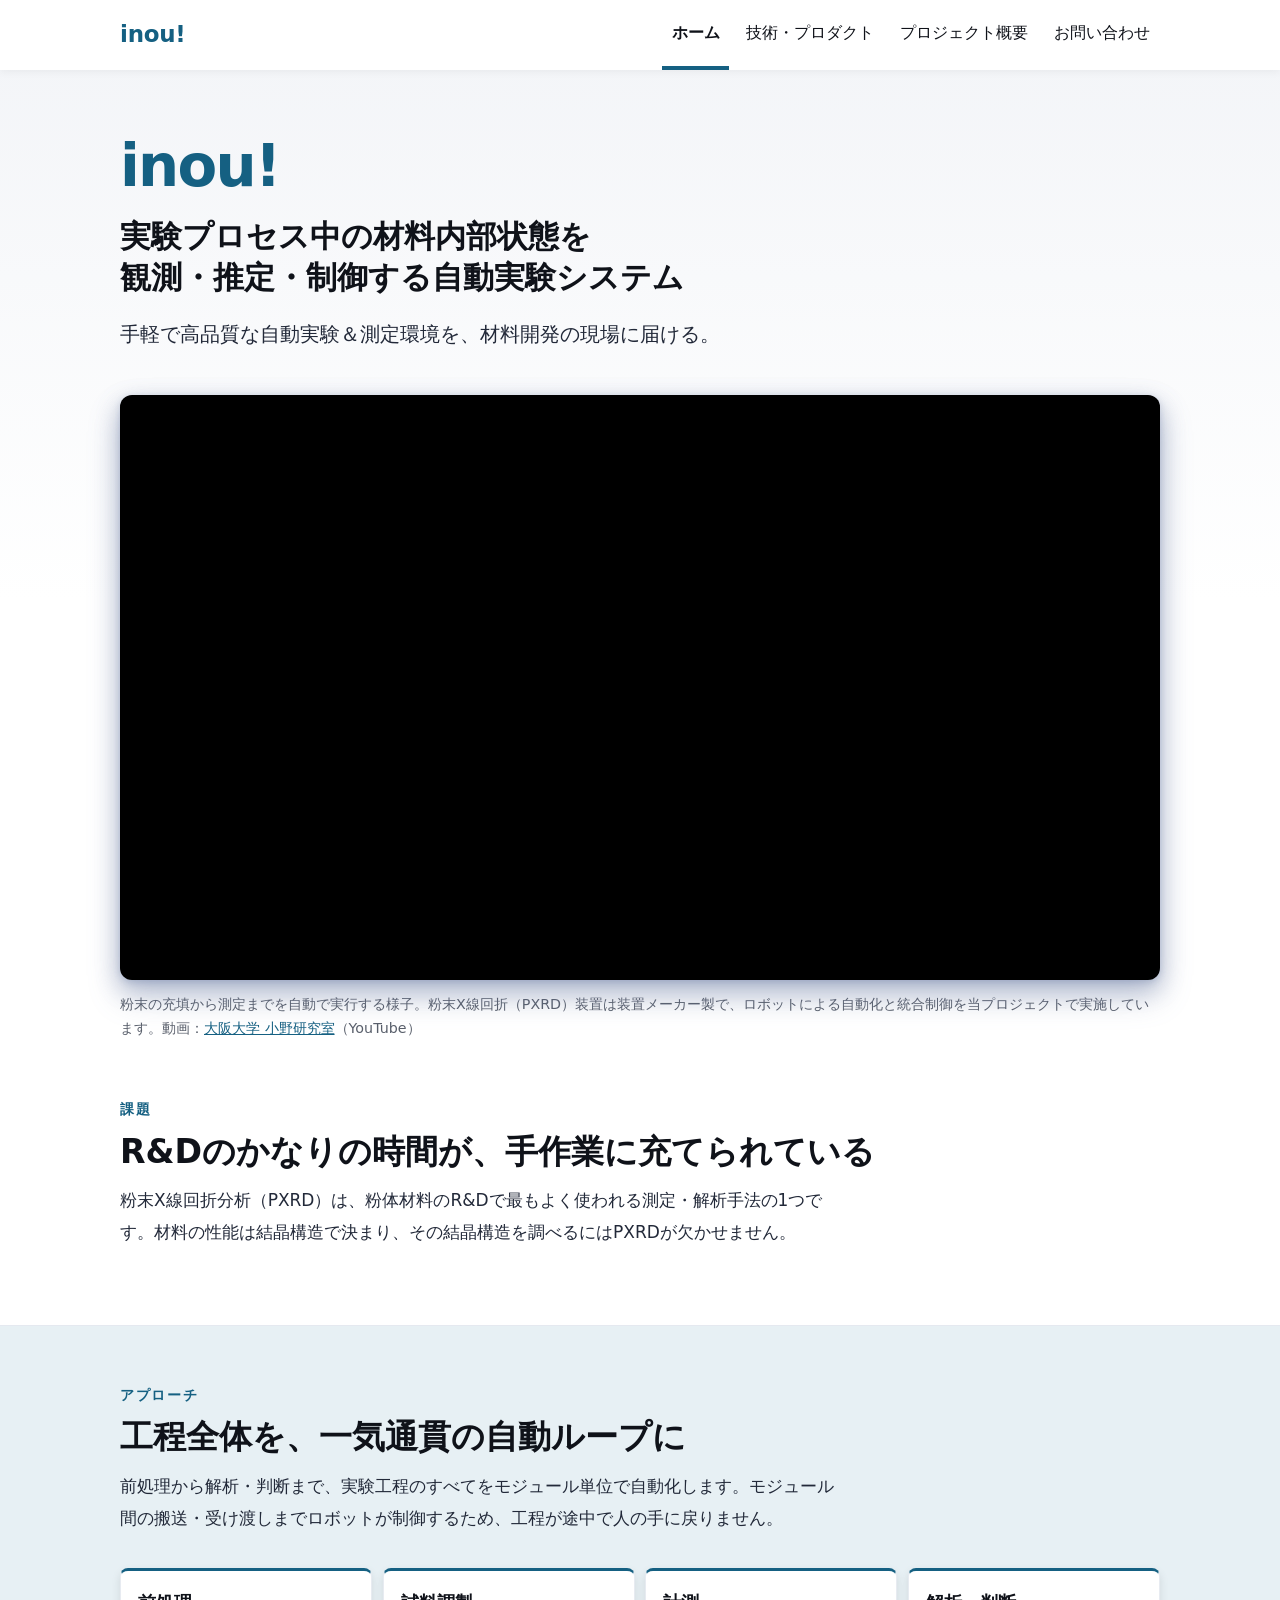
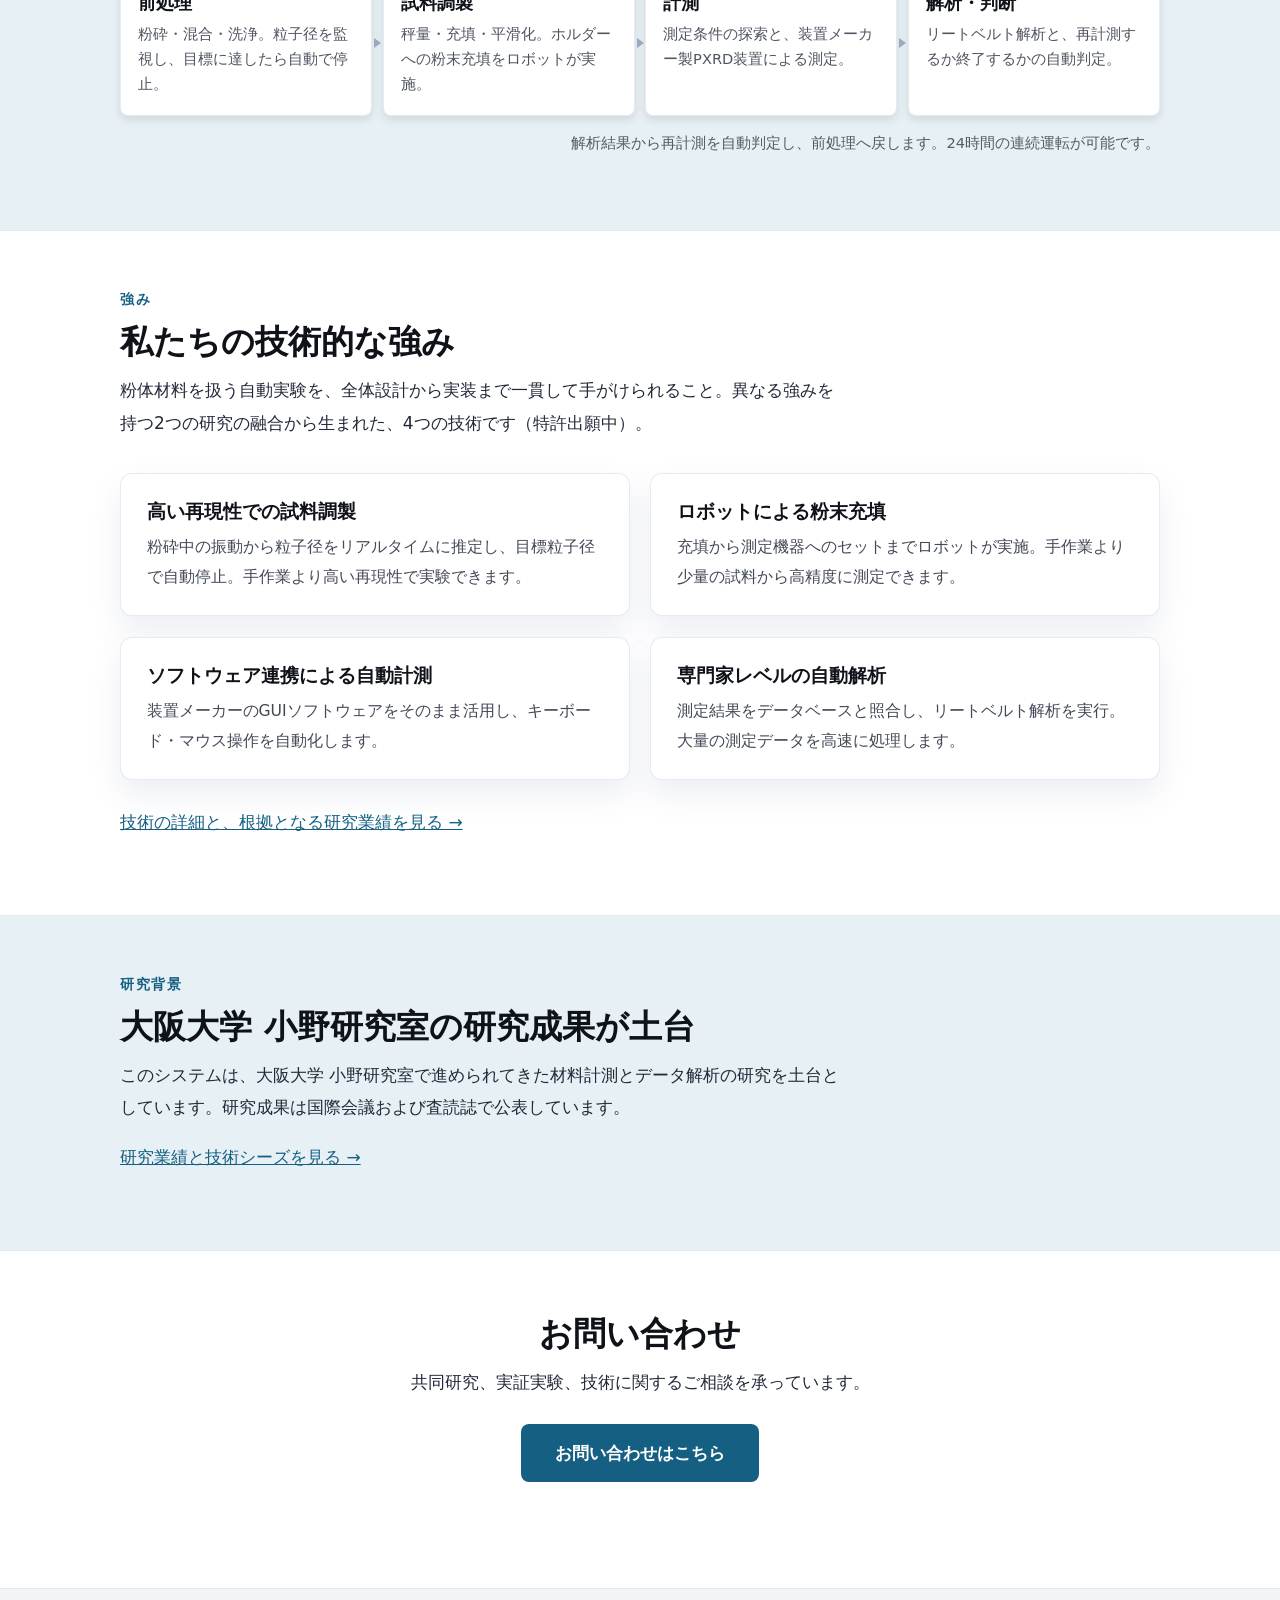
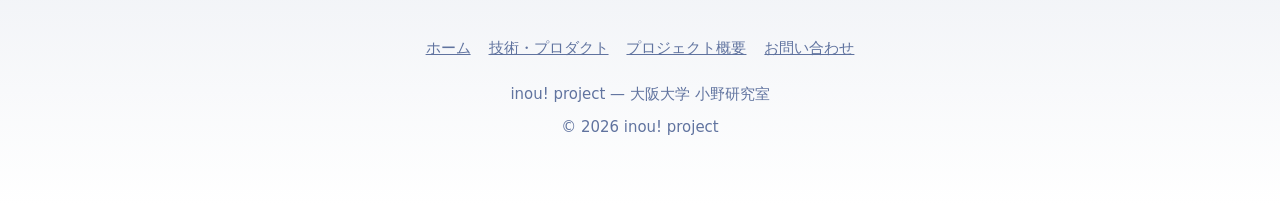
<file: index.html>
<!doctype html>
<html lang="ja">
	<head>
		<meta charset="utf-8" />
		<meta name="viewport" content="width=device-width, initial-scale=1" />
		<title>inou! — 材料開発のための自動実験システム</title>
		<meta
			name="description"
			content="実験プロセス中の材料内部状態を観測・推定・制御する自動実験システム。粉末X線回折分析（PXRD）の前処理から解析・判断までを一気通貫で自動化します。"
		/>
		<link rel="icon" href="/assets/favicon.svg" type="image/svg+xml" />
		<link rel="stylesheet" href="/assets/style.css" />
		<meta property="og:type" content="website" />
		<meta property="og:title" content="inou! — 材料開発のための自動実験システム" />
		<meta
			property="og:description"
			content="実験プロセス中の材料内部状態を観測・推定・制御する自動実験システム。"
		/>
		<meta property="og:url" content="https://inou-labs.github.io/" />
		<meta property="og:image" content="https://inou-labs.github.io/assets/img/hero.jpg" />
	</head>
	<body>
		<a class="skip-link" href="#main">本文へスキップ</a>

		<header class="site-header">
			<nav aria-label="メインナビゲーション">
				<p class="brand"><a href="/">inou!</a></p>
				<div class="nav-links">
					<a href="/" aria-current="page">ホーム</a>
					<a href="/technology.html">技術・プロダクト</a>
					<a href="/about.html">プロジェクト概要</a>
					<a href="/contact.html">お問い合わせ</a>
				</div>
			</nav>
		</header>

		<main id="main">
			<section class="hero">
				<div class="wrap-wide">
					<p class="logotype">inou!</p>
					<h1>実験プロセス中の材料内部状態を<br />観測・推定・制御する自動実験システム</h1>
					<p class="lead">
						手軽で高品質な自動実験＆測定環境を、材料開発の現場に届ける。
					</p>
				</div>
				<div class="wrap-wide hero-figure">
					<figure>
						<div class="video">
							<iframe
								src="https://www.youtube-nocookie.com/embed/udCIev6Gc4U"
								title="Autonomous robotic experimentation system for powder X-ray diffraction"
								loading="lazy"
								referrerpolicy="strict-origin-when-cross-origin"
								allow="clipboard-write; encrypted-media; picture-in-picture; web-share"
								allowfullscreen
							></iframe>
						</div>
						<figcaption>
							粉末の充填から測定までを自動で実行する様子。粉末X線回折（PXRD）装置は装置メーカー製で、ロボットによる自動化と統合制御を当プロジェクトで実施しています。動画：<a
								href="https://www.youtube.com/@onolab_osaka"
								target="_blank"
								rel="noopener noreferrer"
								>大阪大学 小野研究室</a
							>（YouTube）
						</figcaption>
					</figure>
				</div>
			</section>

			<section>
				<div class="wrap-wide">
					<span class="eyebrow">課題</span>
					<h2>R&amp;Dのかなりの時間が、手作業に充てられている</h2>
					<p>
						粉末X線回折分析（PXRD）は、粉体材料のR&amp;Dで最もよく使われる測定・解析手法の1つです。材料の性能は結晶構造で決まり、その結晶構造を調べるにはPXRDが欠かせません。
					</p>
				</div>
			</section>

			<section class="band">
				<div class="wrap-wide">
					<span class="eyebrow">アプローチ</span>
					<h2>工程全体を、一気通貫の自動ループに</h2>
					<p>
						前処理から解析・判断まで、実験工程のすべてをモジュール単位で自動化します。モジュール間の搬送・受け渡しまでロボットが制御するため、工程が途中で人の手に戻りません。
					</p>
					<ol class="flow">
						<li>
							<h3>前処理</h3>
							<p>粉砕・混合・洗浄。粒子径を監視し、目標に達したら自動で停止。</p>
						</li>
						<li>
							<h3>試料調製</h3>
							<p>秤量・充填・平滑化。ホルダーへの粉末充填をロボットが実施。</p>
						</li>
						<li>
							<h3>計測</h3>
							<p>測定条件の探索と、装置メーカー製PXRD装置による測定。</p>
						</li>
						<li>
							<h3>解析・判断</h3>
							<p>リートベルト解析と、再計測するか終了するかの自動判定。</p>
						</li>
					</ol>
					<p class="flow-loop note">
						解析結果から再計測を自動判定し、前処理へ戻します。24時間の連続運転が可能です。
					</p>
				</div>
			</section>

			<section>
				<div class="wrap-wide">
					<span class="eyebrow">強み</span>
					<h2>私たちの技術的な強み</h2>
					<p>
						粉体材料を扱う自動実験を、全体設計から実装まで一貫して手がけられること。異なる強みを持つ2つの研究の融合から生まれた、4つの技術です（特許出願中）。
					</p>
					<ul class="cards">
						<li>
							<h3>高い再現性での試料調製</h3>
							<p>
								粉砕中の振動から粒子径をリアルタイムに推定し、目標粒子径で自動停止。手作業より高い再現性で実験できます。
							</p>
						</li>
						<li>
							<h3>ロボットによる粉末充填</h3>
							<p>
								充填から測定機器へのセットまでロボットが実施。手作業より少量の試料から高精度に測定できます。
							</p>
						</li>
						<li>
							<h3>ソフトウェア連携による自動計測</h3>
							<p>
								装置メーカーのGUIソフトウェアをそのまま活用し、キーボード・マウス操作を自動化します。
							</p>
						</li>
						<li>
							<h3>専門家レベルの自動解析</h3>
							<p>
								測定結果をデータベースと照合し、リートベルト解析を実行。大量の測定データを高速に処理します。
							</p>
						</li>
					</ul>
					<p style="margin-top: 1.5em">
						<a href="/technology.html">技術の詳細と、根拠となる研究業績を見る →</a>
					</p>
				</div>
			</section>

			<section class="band">
				<div class="wrap-wide">
					<span class="eyebrow">研究背景</span>
					<h2>大阪大学 小野研究室の研究成果が土台</h2>
					<p>
						このシステムは、大阪大学 小野研究室で進められてきた材料計測とデータ解析の研究を土台としています。研究成果は国際会議および査読誌で公表しています。
					</p>
					<p>
						<a href="/technology.html">研究業績と技術シーズを見る →</a>
					</p>
				</div>
			</section>

			<section class="cta">
				<div class="wrap-wide">
					<h2>お問い合わせ</h2>
					<p>共同研究、実証実験、技術に関するご相談を承っています。</p>
					<p><a class="button" href="/contact.html">お問い合わせはこちら</a></p>
				</div>
			</section>
		</main>

		<footer class="site-footer">
			<nav aria-label="フッターナビゲーション">
				<a href="/">ホーム</a>
				<a href="/technology.html">技術・プロダクト</a>
				<a href="/about.html">プロジェクト概要</a>
				<a href="/contact.html">お問い合わせ</a>
			</nav>
			<p>inou! project — 大阪大学 小野研究室</p>
			<p>&copy; 2026 inou! project</p>
		</footer>
	</body>
</html>
</file>
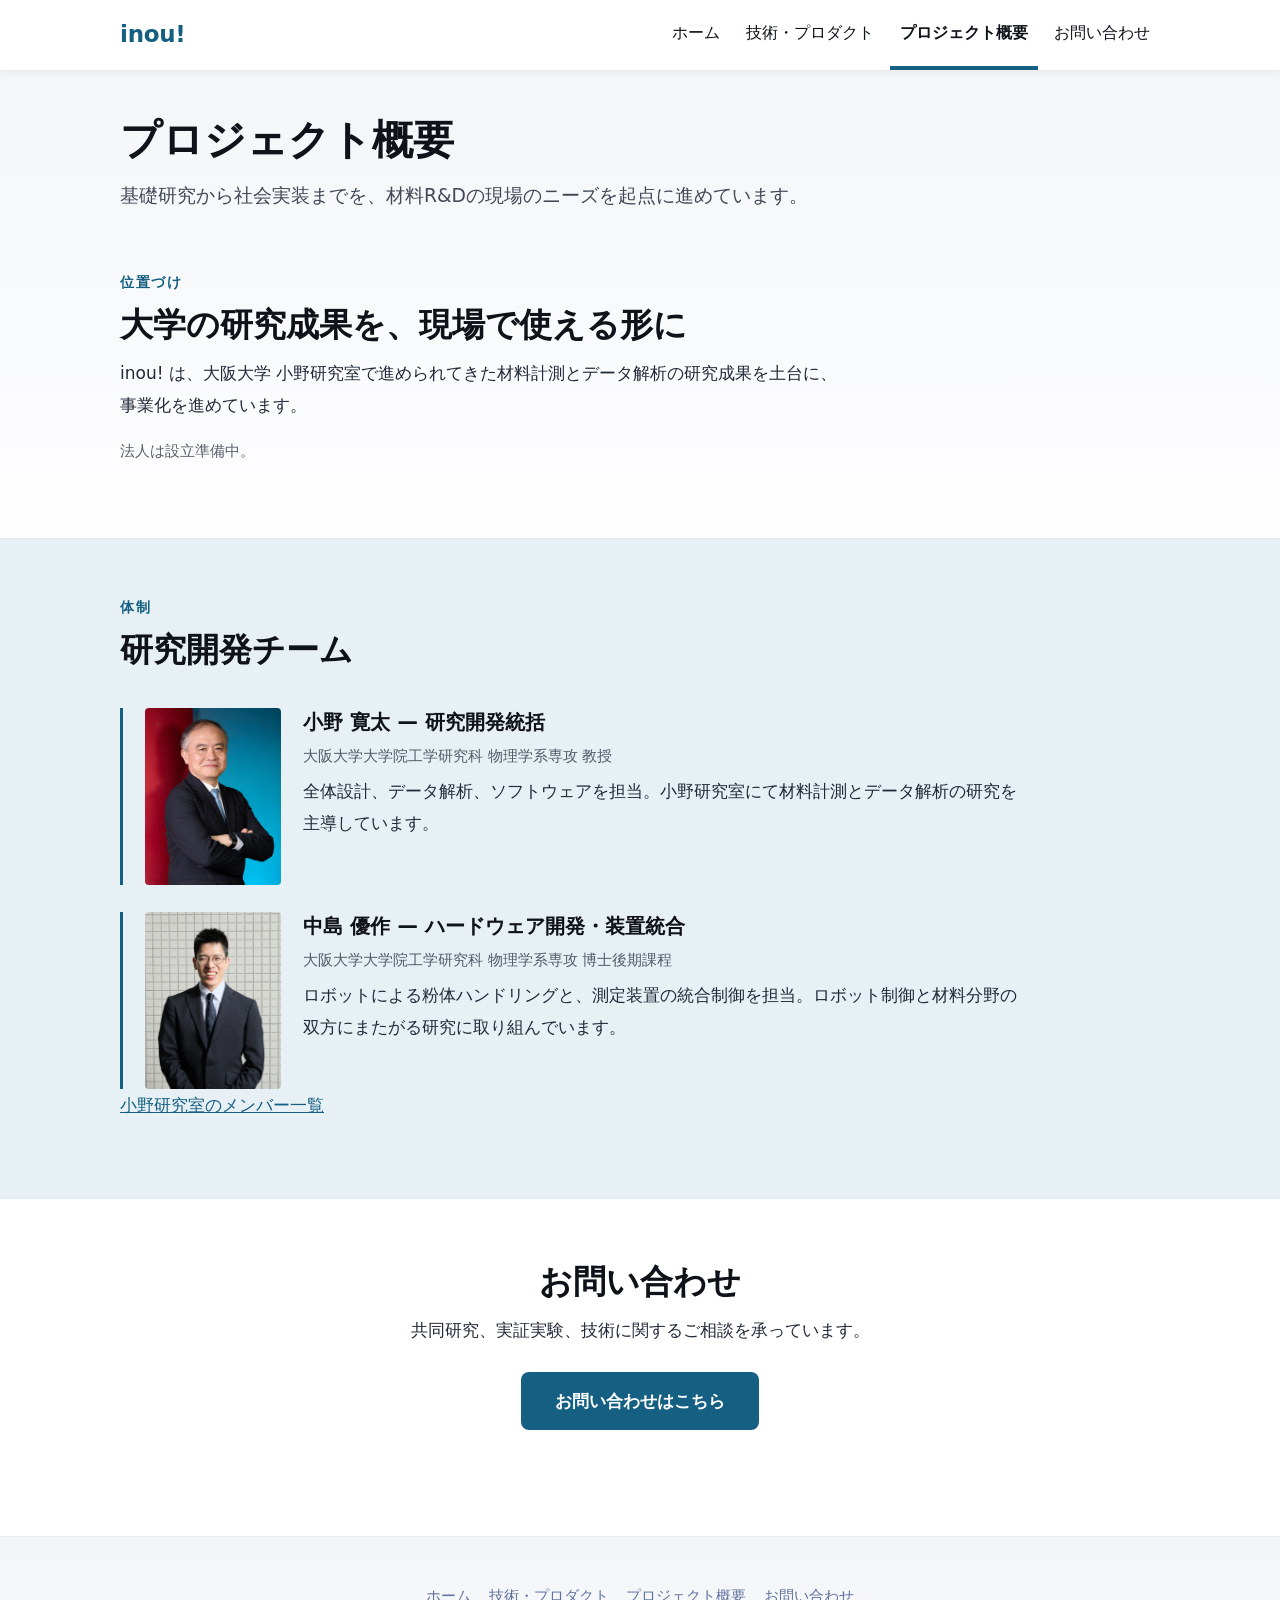
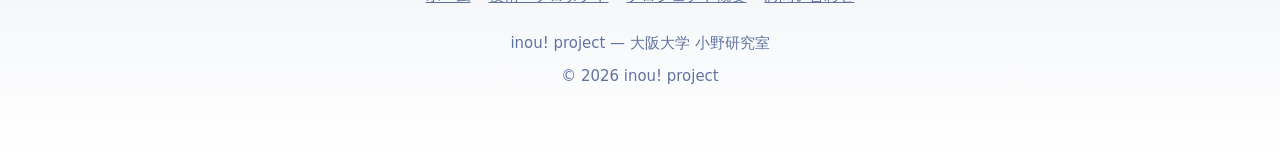
<file: about.html>
<!doctype html>
<html lang="ja">
	<head>
		<meta charset="utf-8" />
		<meta name="viewport" content="width=device-width, initial-scale=1" />
		<title>プロジェクト概要・お問い合わせ — inou!</title>
		<meta
			name="description"
			content="inou! は、大阪大学 小野研究室の研究成果を土台に、大阪大学 共創機構の支援を受けて社会実装を進める自動実験システムのプロジェクトです。"
		/>
		<link rel="icon" href="/assets/favicon.svg" type="image/svg+xml" />
		<link rel="stylesheet" href="/assets/style.css" />
		<meta property="og:type" content="website" />
		<meta property="og:title" content="プロジェクト概要・お問い合わせ — inou!" />
		<meta property="og:url" content="https://inou-labs.github.io/about.html" />
		<meta property="og:image" content="https://inou-labs.github.io/assets/img/hero.jpg" />
	</head>
	<body>
		<a class="skip-link" href="#main">本文へスキップ</a>

		<header class="site-header">
			<nav aria-label="メインナビゲーション">
				<p class="brand"><a href="/">inou!</a></p>
				<div class="nav-links">
					<a href="/">ホーム</a>
					<a href="/technology.html">技術・プロダクト</a>
					<a href="/about.html" aria-current="page">プロジェクト概要</a>
					<a href="/contact.html">お問い合わせ</a>
				</div>
			</nav>
		</header>

		<main id="main">
			<div class="wrap-wide page-title">
				<h1>プロジェクト概要</h1>
				<p class="lead">
					基礎研究から社会実装までを、材料R&amp;Dの現場のニーズを起点に進めています。
				</p>
			</div>

			<section>
				<div class="wrap-wide">
					<span class="eyebrow">位置づけ</span>
					<h2>大学の研究成果を、現場で使える形に</h2>
					<p>
						inou! は、大阪大学 小野研究室で進められてきた材料計測とデータ解析の研究成果を土台に、事業化を進めています。
					</p>
					<p class="note">法人は設立準備中。</p>
				</div>
			</section>

			<section class="band">
				<div class="wrap-wide">
					<span class="eyebrow">体制</span>
					<h2>研究開発チーム</h2>
					<div class="stack team">
						<article>
							<img src="/assets/img/team/ono.jpg" alt="小野 寛太" width="300" height="480" loading="lazy" />
							<div>
							<h3>小野 寛太 — 研究開発統括</h3>
							<p class="note" style="margin-bottom: 0.4em">
								大阪大学大学院工学研究科 物理学系専攻 教授
							</p>
							<p>
								全体設計、データ解析、ソフトウェアを担当。小野研究室にて材料計測とデータ解析の研究を主導しています。
							</p>
							</div>
						</article>
						<article>
							<img src="/assets/img/team/nakajima.jpg" alt="中島 優作" width="320" height="371" loading="lazy" />
							<div>
							<h3>中島 優作 — ハードウェア開発・装置統合</h3>
							<p class="note" style="margin-bottom: 0.4em">
								大阪大学大学院工学研究科 物理学系専攻 博士後期課程
							</p>
							<p>
								ロボットによる粉体ハンドリングと、測定装置の統合制御を担当。ロボット制御と材料分野の双方にまたがる研究に取り組んでいます。
							</p>
							</div>
						</article>
					</div>
					<p>
						<a
							href="https://nano-ap.eng.osaka-u.ac.jp/member/"
							target="_blank"
							rel="noopener noreferrer"
							>小野研究室のメンバー一覧</a
						>
					</p>
				</div>
			</section>

			<section class="cta">
				<div class="wrap-wide">
					<h2>お問い合わせ</h2>
					<p>共同研究、実証実験、技術に関するご相談を承っています。</p>
					<p><a class="button" href="/contact.html">お問い合わせはこちら</a></p>
				</div>
			</section>
		</main>

		<footer class="site-footer">
			<nav aria-label="フッターナビゲーション">
				<a href="/">ホーム</a>
				<a href="/technology.html">技術・プロダクト</a>
				<a href="/about.html">プロジェクト概要</a>
				<a href="/contact.html">お問い合わせ</a>
			</nav>
			<p>inou! project — 大阪大学 小野研究室</p>
			<p>&copy; 2026 inou! project</p>
		</footer>
	</body>
</html>
</file>
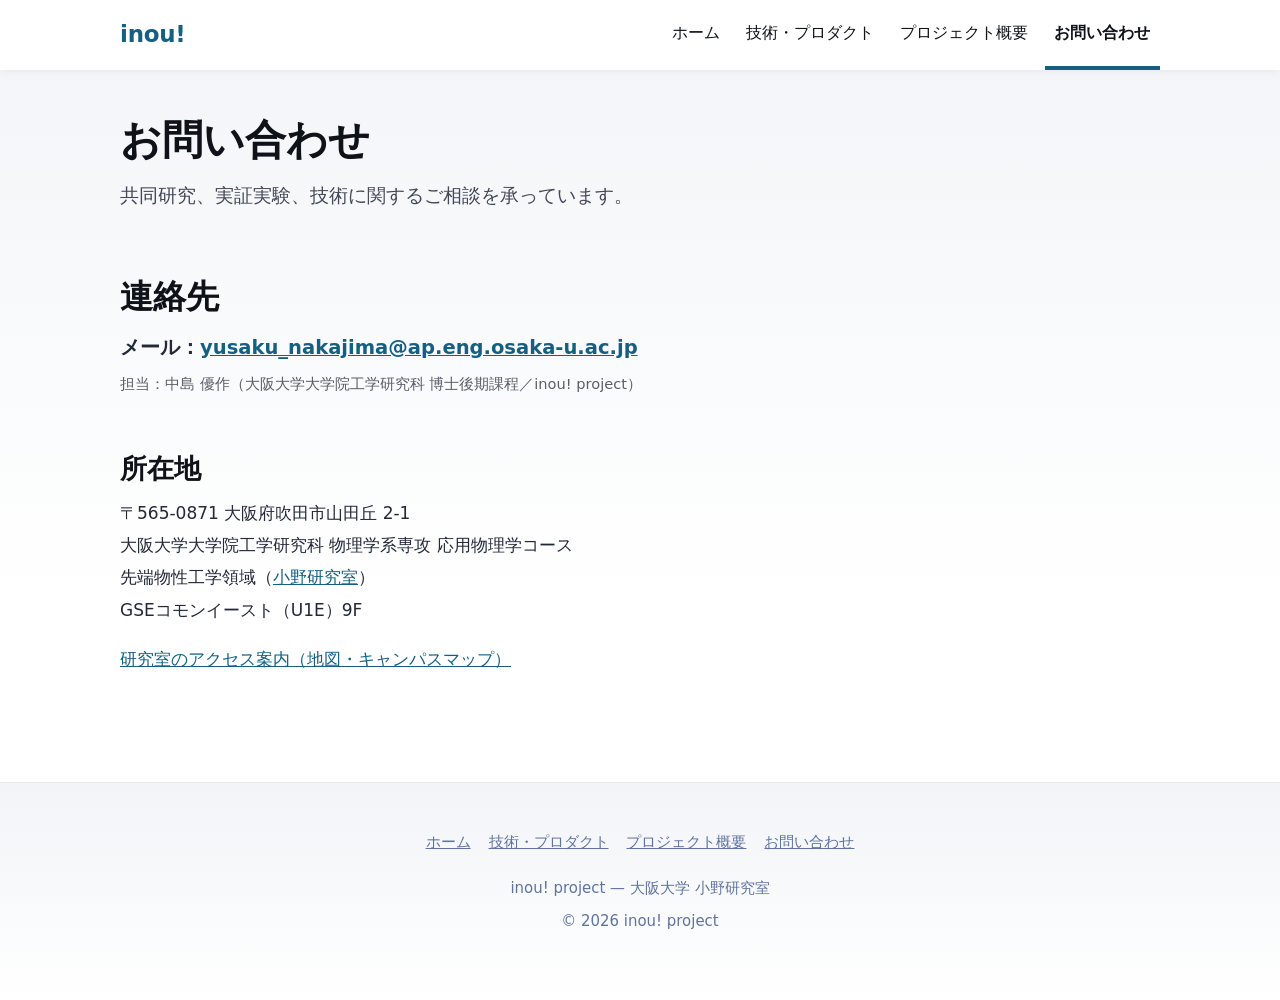
<file: contact.html>
<!doctype html>
<html lang="ja">
	<head>
		<meta charset="utf-8" />
		<meta name="viewport" content="width=device-width, initial-scale=1" />
		<title>お問い合わせ — inou!</title>
		<meta
			name="description"
			content="inou! プロジェクトへのお問い合わせ。共同研究、実証実験、技術に関するご相談を承っています。"
		/>
		<link rel="icon" href="/assets/favicon.svg" type="image/svg+xml" />
		<link rel="stylesheet" href="/assets/style.css" />
		<meta property="og:type" content="website" />
		<meta property="og:title" content="お問い合わせ — inou!" />
		<meta property="og:url" content="https://inou-labs.github.io/contact.html" />
		<meta property="og:image" content="https://inou-labs.github.io/assets/img/hero.jpg" />
	</head>
	<body>
		<a class="skip-link" href="#main">本文へスキップ</a>

		<header class="site-header">
			<nav aria-label="メインナビゲーション">
				<p class="brand"><a href="/">inou!</a></p>
				<div class="nav-links">
					<a href="/">ホーム</a>
					<a href="/technology.html">技術・プロダクト</a>
					<a href="/about.html">プロジェクト概要</a>
					<a href="/contact.html" aria-current="page">お問い合わせ</a>
				</div>
			</nav>
		</header>

		<main id="main">
			<div class="wrap-wide page-title">
				<h1>お問い合わせ</h1>
				<p class="lead">
					共同研究、実証実験、技術に関するご相談を承っています。
				</p>
			</div>

			<section>
				<div class="wrap-wide">
					<h2>連絡先</h2>
					<p class="contact-mail">
						メール：<a href="mailto:yusaku_nakajima@ap.eng.osaka-u.ac.jp">yusaku_nakajima@ap.eng.osaka-u.ac.jp</a>
					</p>
					<p class="note">
						担当：中島 優作（大阪大学大学院工学研究科 博士後期課程／inou! project）
					</p>
					<h3 style="margin-top: 2em">所在地</h3>
					<p>
						〒565-0871 大阪府吹田市山田丘 2-1<br />
						大阪大学大学院工学研究科 物理学系専攻 応用物理学コース<br />
						先端物性工学領域（<a
							href="https://nano-ap.eng.osaka-u.ac.jp/"
							target="_blank"
							rel="noopener noreferrer"
						>小野研究室</a>）<br />
						GSEコモンイースト（U1E）9F
					</p>

					<p>
						<a
							href="https://nano-ap.eng.osaka-u.ac.jp/access/"
							target="_blank"
							rel="noopener noreferrer"
						>研究室のアクセス案内（地図・キャンパスマップ）</a>
					</p>
				</div>
			</section>
		</main>

		<footer class="site-footer">
			<nav aria-label="フッターナビゲーション">
				<a href="/">ホーム</a>
				<a href="/technology.html">技術・プロダクト</a>
				<a href="/about.html">プロジェクト概要</a>
				<a href="/contact.html">お問い合わせ</a>
			</nav>
			<p>inou! project — 大阪大学 小野研究室</p>
			<p>&copy; 2026 inou! project</p>
		</footer>
	</body>
</html>
</file>
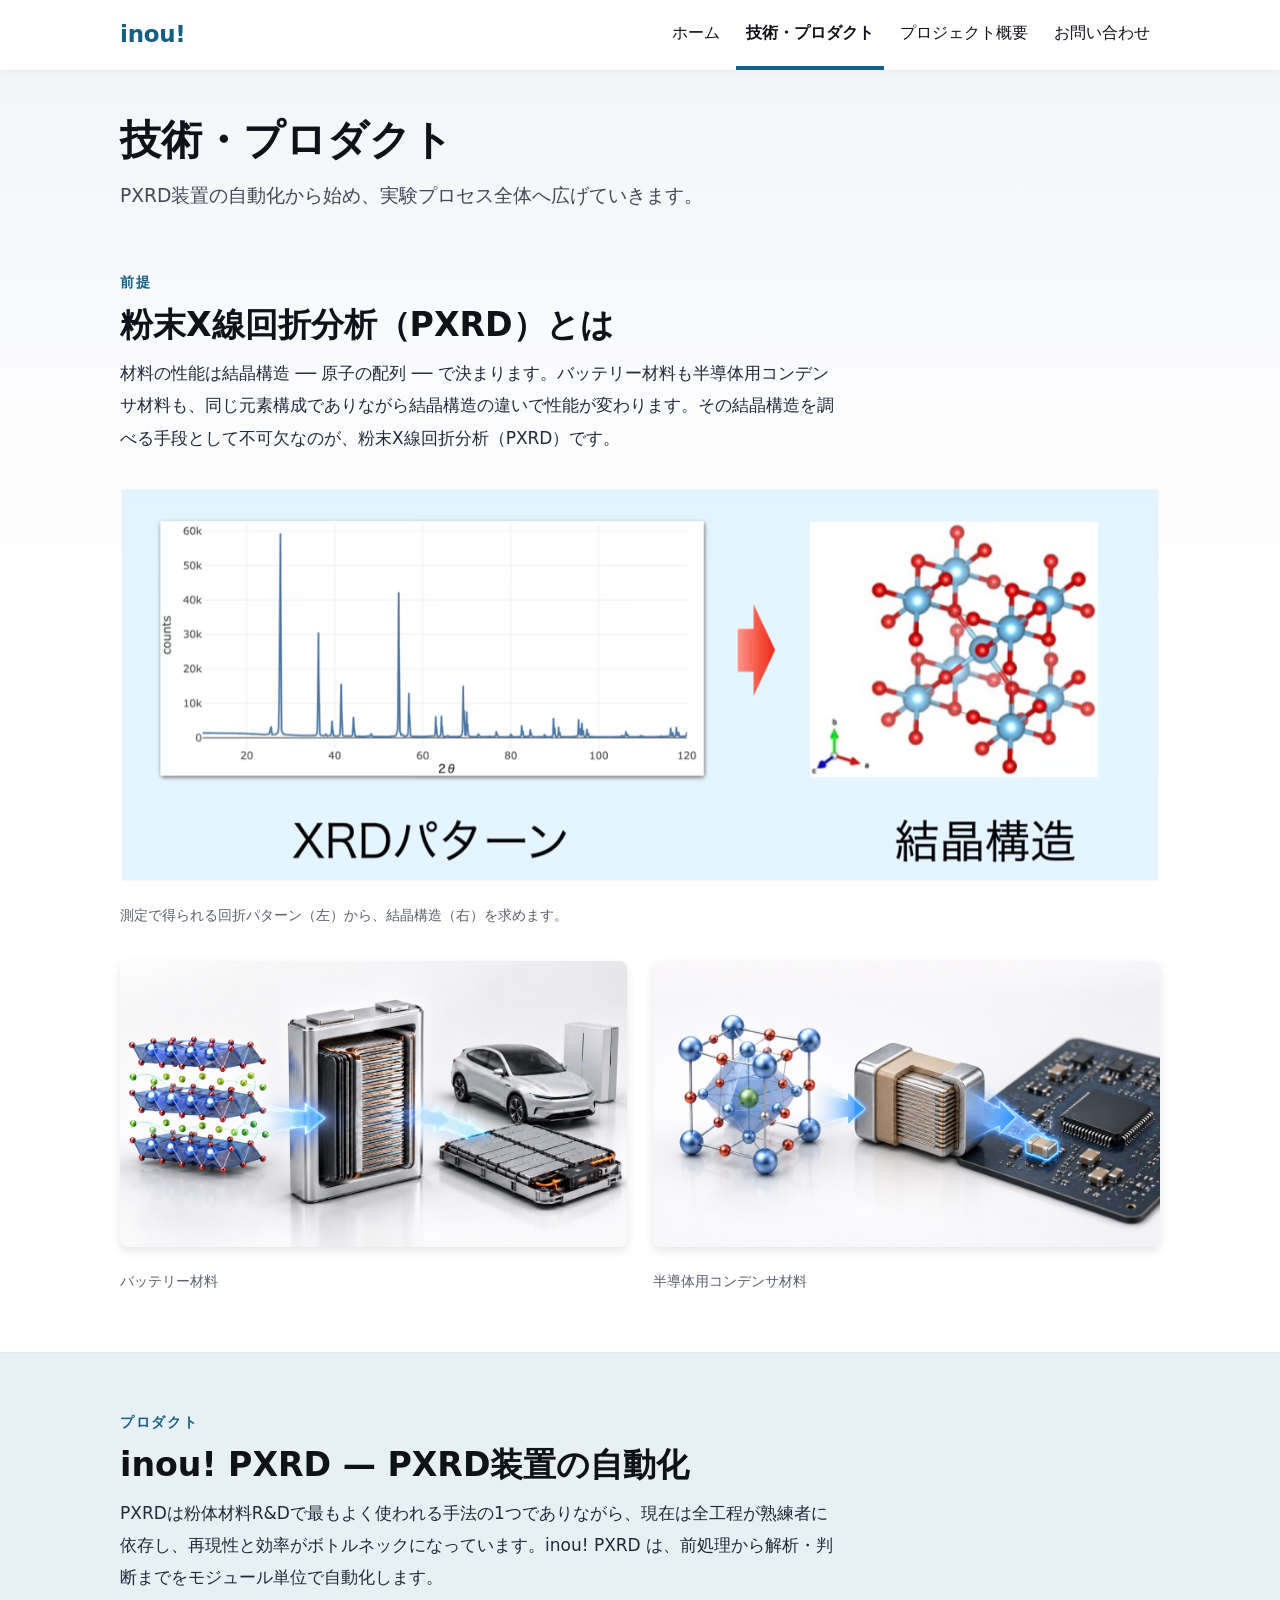
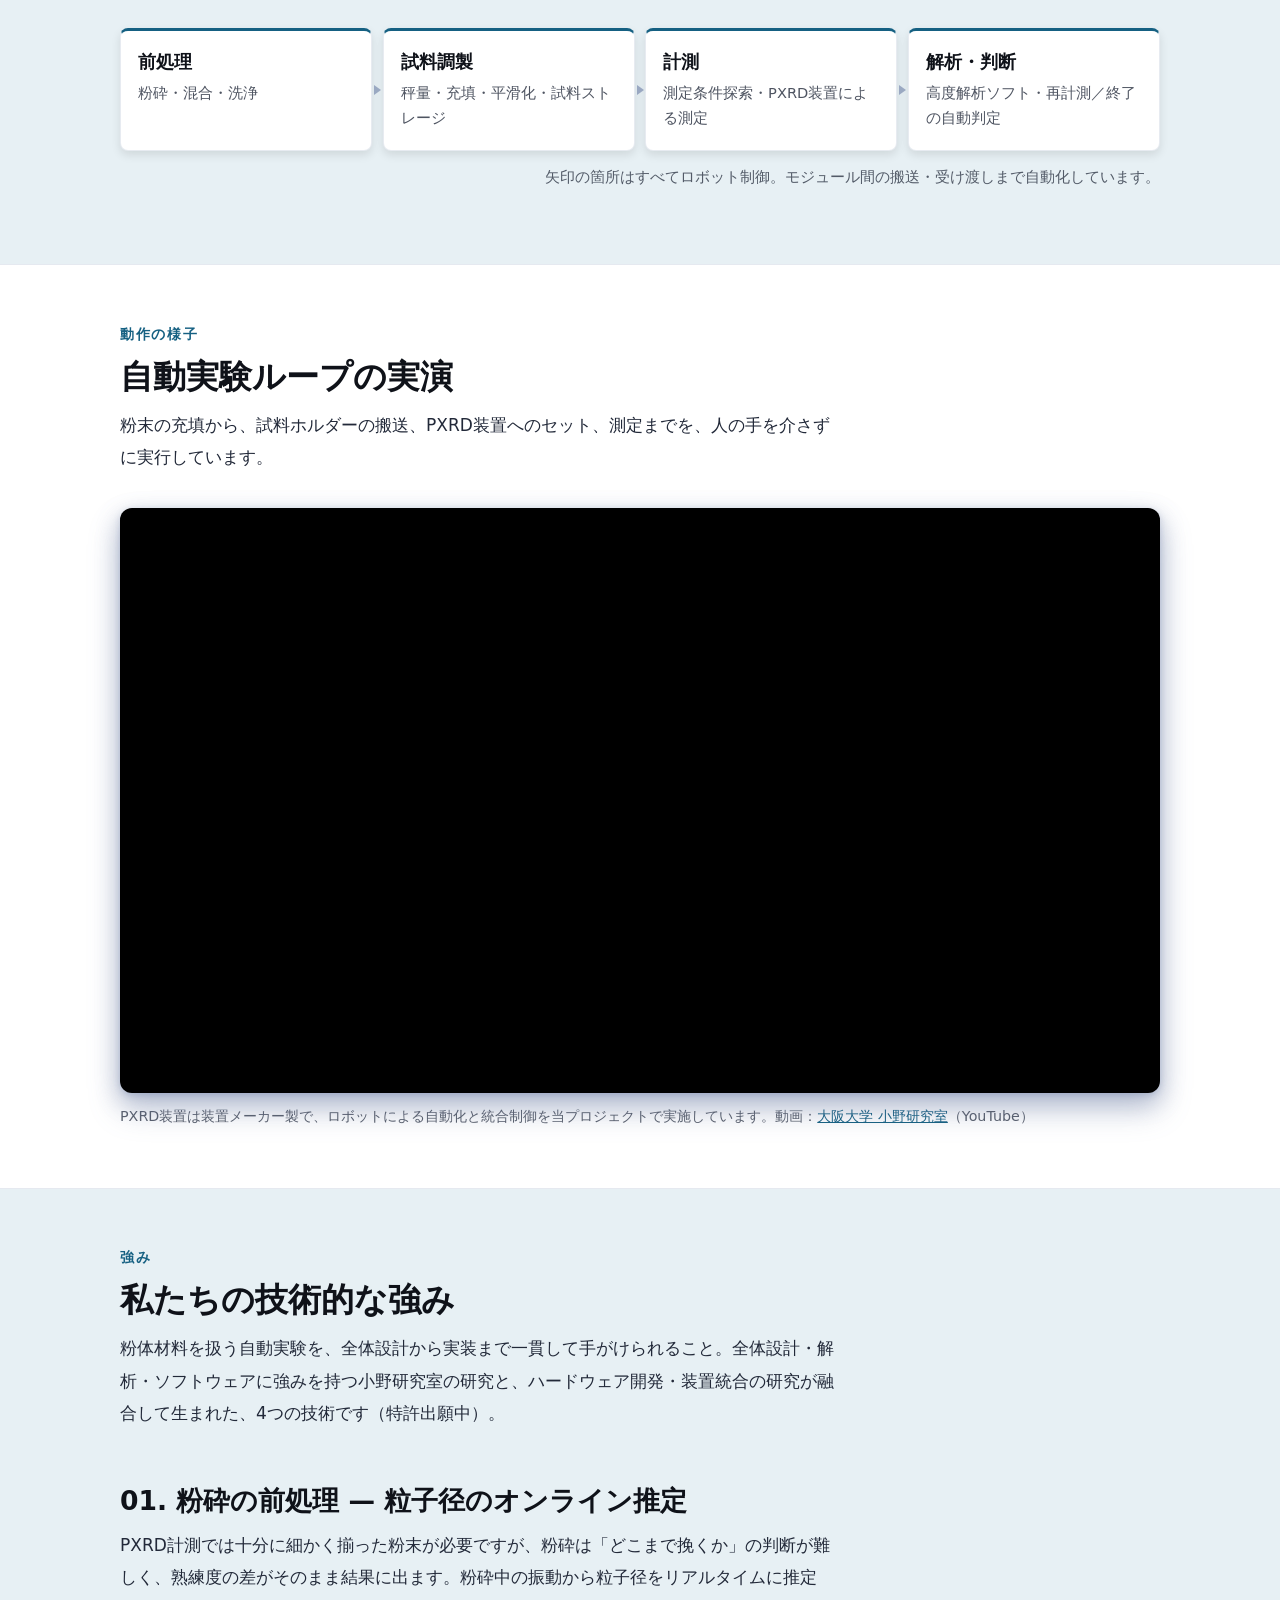
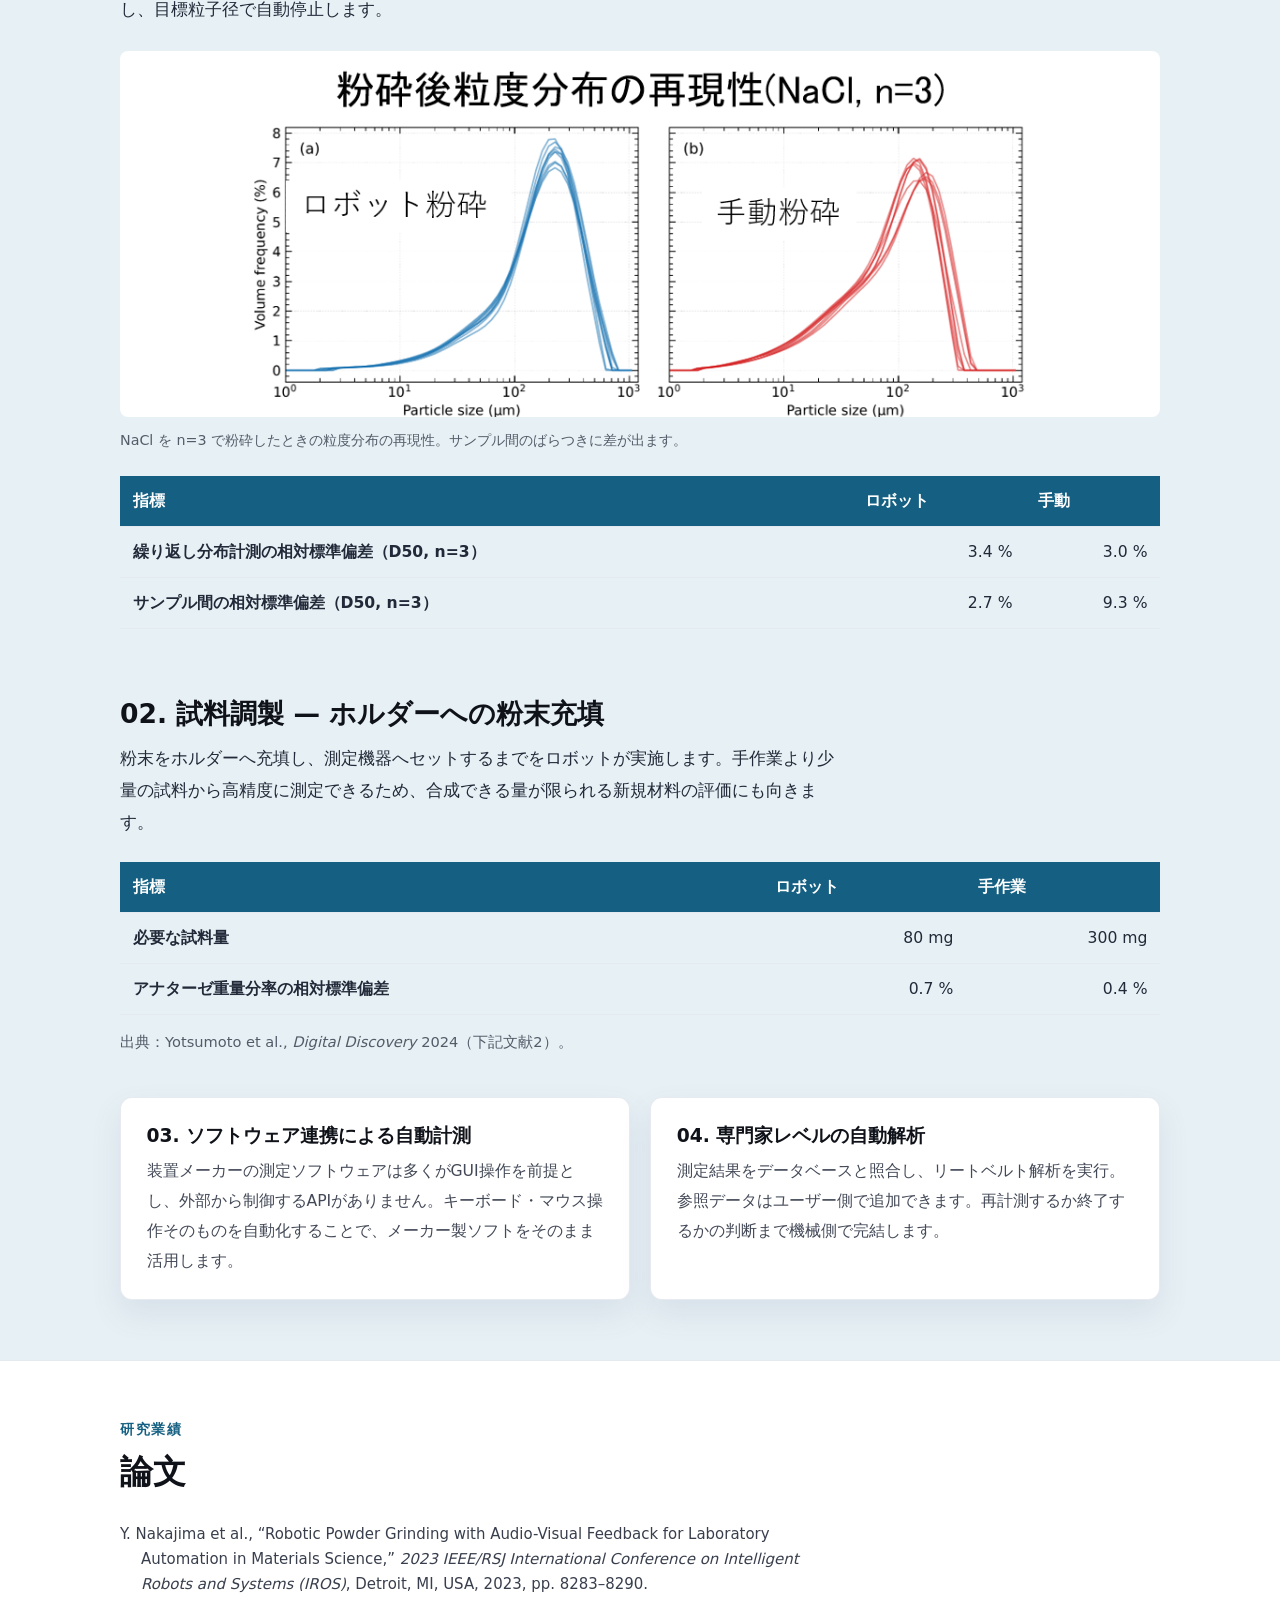
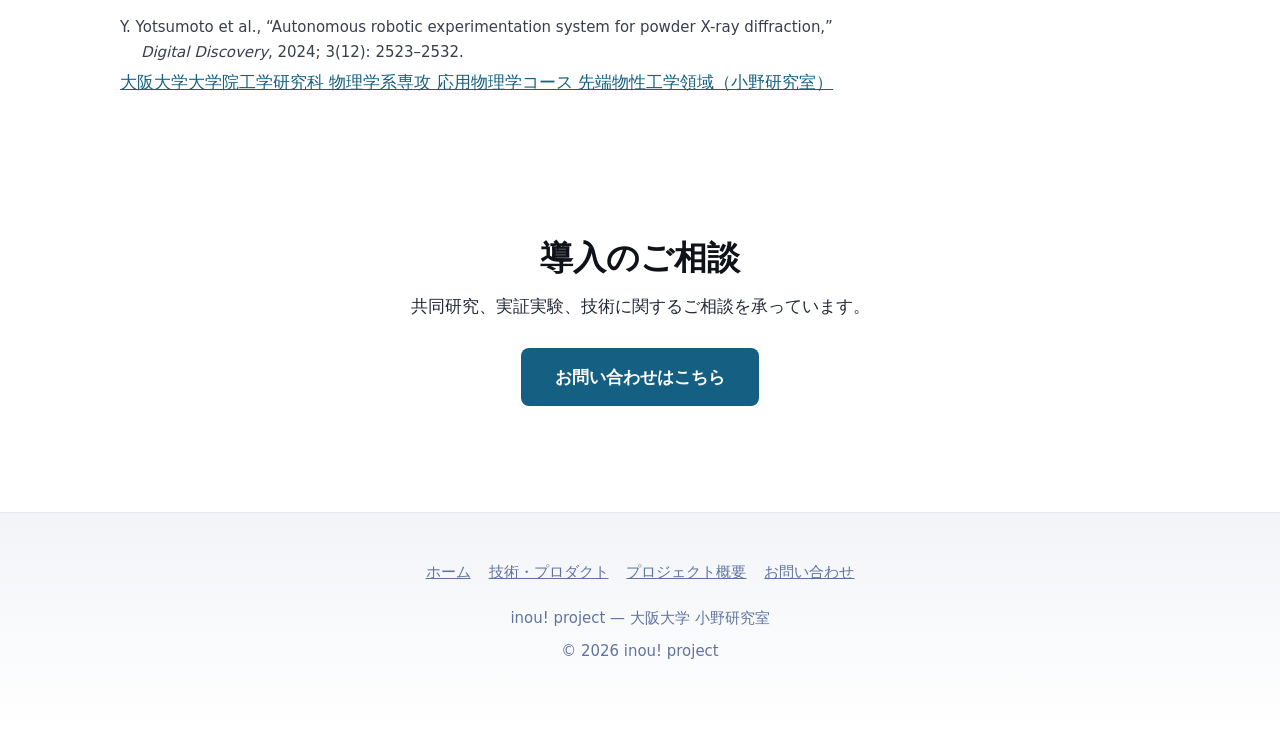
<file: technology.html>
<!doctype html>
<html lang="ja">
	<head>
		<meta charset="utf-8" />
		<meta name="viewport" content="width=device-width, initial-scale=1" />
		<title>技術・プロダクト — inou!</title>
		<meta
			name="description"
			content="inou! PXRD は粉末X線回折分析の前処理から解析までを自動化します。粒子径のオンライン推定、ロボットによる粉末充填、測定ソフトウェアの自動化、リートベルト解析の自動化。"
		/>
		<link rel="icon" href="/assets/favicon.svg" type="image/svg+xml" />
		<link rel="stylesheet" href="/assets/style.css" />
		<meta property="og:type" content="website" />
		<meta property="og:title" content="技術・プロダクト — inou!" />
		<meta property="og:url" content="https://inou-labs.github.io/technology.html" />
		<meta property="og:image" content="https://inou-labs.github.io/assets/img/hero.jpg" />
	</head>
	<body>
		<a class="skip-link" href="#main">本文へスキップ</a>

		<header class="site-header">
			<nav aria-label="メインナビゲーション">
				<p class="brand"><a href="/">inou!</a></p>
				<div class="nav-links">
					<a href="/">ホーム</a>
					<a href="/technology.html" aria-current="page">技術・プロダクト</a>
					<a href="/about.html">プロジェクト概要</a>
					<a href="/contact.html">お問い合わせ</a>
				</div>
			</nav>
		</header>

		<main id="main">
			<div class="wrap-wide page-title">
				<h1>技術・プロダクト</h1>
				<p class="lead">
					PXRD装置の自動化から始め、実験プロセス全体へ広げていきます。
				</p>
			</div>

			<section>
				<div class="wrap-wide">
					<span class="eyebrow">前提</span>
					<h2>粉末X線回折分析（PXRD）とは</h2>
					<p>
						材料の性能は結晶構造 ── 原子の配列 ── で決まります。バッテリー材料も半導体用コンデンサ材料も、同じ元素構成でありながら結晶構造の違いで性能が変わります。その結晶構造を調べる手段として不可欠なのが、粉末X線回折分析（PXRD）です。
					</p>
					<figure style="margin-top: 2em">
						<img
							src="/assets/img/xrd-to-structure.png"
							alt="左に横軸2θ・縦軸countsのXRD回折パターン、右に対応する結晶構造の模式図"
						/>
						<figcaption>
							測定で得られる回折パターン（左）から、結晶構造（右）を求めます。
						</figcaption>
					</figure>
					<div class="figure-pair">
						<figure>
							<img
								src="/assets/img/why-xrd-battery.jpg"
								alt="層状の結晶構造からバッテリーセル、電気自動車の駆動用電池パックへとつながる模式図"
							/>
							<figcaption>バッテリー材料</figcaption>
						</figure>
						<figure>
							<img
								src="/assets/img/why-xrd-semiconductor.jpg"
								alt="立方晶の結晶構造から積層セラミックコンデンサ、回路基板へとつながる模式図"
							/>
							<figcaption>半導体用コンデンサ材料</figcaption>
						</figure>
					</div>
				</div>
			</section>

			<section class="band">
				<div class="wrap-wide">
					<span class="eyebrow">プロダクト</span>
					<h2>inou! PXRD — PXRD装置の自動化</h2>
					<p>
						PXRDは粉体材料R&amp;Dで最もよく使われる手法の1つでありながら、現在は全工程が熟練者に依存し、再現性と効率がボトルネックになっています。inou! PXRD は、前処理から解析・判断までをモジュール単位で自動化します。
					</p>
					<ol class="flow">
						<li>
							<h3>前処理</h3>
							<p>粉砕・混合・洗浄</p>
						</li>
						<li>
							<h3>試料調製</h3>
							<p>秤量・充填・平滑化・試料ストレージ</p>
						</li>
						<li>
							<h3>計測</h3>
							<p>測定条件探索・PXRD装置による測定</p>
						</li>
						<li>
							<h3>解析・判断</h3>
							<p>高度解析ソフト・再計測／終了の自動判定</p>
						</li>
					</ol>
					<p class="flow-loop note">
						矢印の箇所はすべてロボット制御。モジュール間の搬送・受け渡しまで自動化しています。
					</p>
				</div>
			</section>

			<section>
				<div class="wrap-wide">
					<span class="eyebrow">動作の様子</span>
					<h2>自動実験ループの実演</h2>
					<p>
						粉末の充填から、試料ホルダーの搬送、PXRD装置へのセット、測定までを、人の手を介さずに実行しています。
					</p>
					<figure style="margin-top: 2em">
						<div class="video">
							<iframe
								src="https://www.youtube-nocookie.com/embed/udCIev6Gc4U"
								title="Autonomous robotic experimentation system for powder X-ray diffraction"
								loading="lazy"
								referrerpolicy="strict-origin-when-cross-origin"
								allow="clipboard-write; encrypted-media; picture-in-picture; web-share"
								allowfullscreen
							></iframe>
						</div>
						<figcaption>
							PXRD装置は装置メーカー製で、ロボットによる自動化と統合制御を当プロジェクトで実施しています。動画：<a
								href="https://www.youtube.com/@onolab_osaka"
								target="_blank"
								rel="noopener noreferrer"
								>大阪大学 小野研究室</a
							>（YouTube）
						</figcaption>
					</figure>
				</div>
			</section>

			<section class="band">
				<div class="wrap-wide">
					<span class="eyebrow">強み</span>
					<h2>私たちの技術的な強み</h2>
					<p>
						粉体材料を扱う自動実験を、全体設計から実装まで一貫して手がけられること。全体設計・解析・ソフトウェアに強みを持つ小野研究室の研究と、ハードウェア開発・装置統合の研究が融合して生まれた、4つの技術です（特許出願中）。
					</p>

					<h3 style="margin-top: 2em">01. 粉砕の前処理 — 粒子径のオンライン推定</h3>
					<p>
						PXRD計測では十分に細かく揃った粉末が必要ですが、粉砕は「どこまで挽くか」の判断が難しく、熟練度の差がそのまま結果に出ます。粉砕中の振動から粒子径をリアルタイムに推定し、目標粒子径で自動停止します。
					</p>
					<figure style="margin-top: 1.5em">
						<img
							class="crop-plots"
							src="/assets/img/grinding-reproducibility.png"
							alt="ロボット粉砕と手動粉砕の粒度分布を並べたグラフ"
						/>
						<figcaption>
							NaCl を n=3 で粉砕したときの粒度分布の再現性。サンプル間のばらつきに差が出ます。
						</figcaption>
					</figure>
					<table>
						<caption class="sr-only">
							粉砕後の粒度分布の再現性（NaCl, n=3）
						</caption>
						<thead>
							<tr>
								<th scope="col">指標</th>
								<th scope="col">ロボット</th>
								<th scope="col">手動</th>
							</tr>
						</thead>
						<tbody>
							<tr>
								<th scope="row">繰り返し分布計測の相対標準偏差（D50, n=3）</th>
								<td class="num">3.4&nbsp;%</td>
								<td class="num">3.0&nbsp;%</td>
							</tr>
							<tr>
								<th scope="row">サンプル間の相対標準偏差（D50, n=3）</th>
								<td class="num">2.7&nbsp;%</td>
								<td class="num">9.3&nbsp;%</td>
							</tr>
						</tbody>
					</table>

					<h3 style="margin-top: 2.5em">02. 試料調製 — ホルダーへの粉末充填</h3>
					<p>
						粉末をホルダーへ充填し、測定機器へセットするまでをロボットが実施します。手作業より少量の試料から高精度に測定できるため、合成できる量が限られる新規材料の評価にも向きます。
					</p>
					<table>
						<caption class="sr-only">
							ロボットと手作業の比較（アナターゼ標準試料）
						</caption>
						<thead>
							<tr>
								<th scope="col">指標</th>
								<th scope="col">ロボット</th>
								<th scope="col">手作業</th>
							</tr>
						</thead>
						<tbody>
							<tr>
								<th scope="row">必要な試料量</th>
								<td class="num">80&nbsp;mg</td>
								<td class="num">300&nbsp;mg</td>
							</tr>
							<tr>
								<th scope="row">アナターゼ重量分率の相対標準偏差</th>
								<td class="num">0.7&nbsp;%</td>
								<td class="num">0.4&nbsp;%</td>
							</tr>
						</tbody>
					</table>
					<p class="note" style="margin-top: 1em">
						出典：Yotsumoto et al., <i>Digital Discovery</i> 2024（下記文献2）。
					</p>

					<ul class="cards" style="margin-top: 2.5em">
						<li>
							<h3>03. ソフトウェア連携による自動計測</h3>
							<p>
								装置メーカーの測定ソフトウェアは多くがGUI操作を前提とし、外部から制御するAPIがありません。キーボード・マウス操作そのものを自動化することで、メーカー製ソフトをそのまま活用します。
							</p>
						</li>
						<li>
							<h3>04. 専門家レベルの自動解析</h3>
							<p>
								測定結果をデータベースと照合し、リートベルト解析を実行。参照データはユーザー側で追加できます。再計測するか終了するかの判断まで機械側で完結します。
							</p>
						</li>
					</ul>
				</div>
			</section>

			<section>
				<div class="wrap-wide">
					<span class="eyebrow">研究業績</span>
					<h2>論文</h2>
					<ol class="refs">
						<li>
							Y. Nakajima et al., “Robotic Powder Grinding with Audio-Visual Feedback for
							Laboratory Automation in Materials Science,” <i>2023 IEEE/RSJ International
							Conference on Intelligent Robots and Systems (IROS)</i>, Detroit, MI, USA,
							2023, pp. 8283–8290.
						</li>
						<li>
							Y. Yotsumoto et al., “Autonomous robotic experimentation system for powder
							X-ray diffraction,” <i>Digital Discovery</i>, 2024; 3(12): 2523–2532.
						</li>
					</ol>
					<p>
						<a
							href="https://nano-ap.eng.osaka-u.ac.jp/"
							target="_blank"
							rel="noopener noreferrer"
							>大阪大学大学院工学研究科 物理学系専攻 応用物理学コース
							先端物性工学領域（小野研究室）</a
						>
					</p>
				</div>
			</section>

			<section class="cta">
				<div class="wrap-wide">
					<h2>導入のご相談</h2>
					<p>共同研究、実証実験、技術に関するご相談を承っています。</p>
					<p><a class="button" href="/contact.html">お問い合わせはこちら</a></p>
				</div>
			</section>
		</main>

		<footer class="site-footer">
			<nav aria-label="フッターナビゲーション">
				<a href="/">ホーム</a>
				<a href="/technology.html">技術・プロダクト</a>
				<a href="/about.html">プロジェクト概要</a>
				<a href="/contact.html">お問い合わせ</a>
			</nav>
			<p>inou! project — 大阪大学 小野研究室</p>
			<p>&copy; 2026 inou! project</p>
		</footer>
	</body>
</html>
</file>
<file: assets/style.css>
/*
  inou! — corporate site stylesheet

  Design tokens and layout are adapted from Bear Blog's default CSS
  (https://github.com/HermanMartinus/bearblog, MIT), by way of the Astro blog
  starter. Changes for a Japanese-language site: system font stack instead of
  Atkinson Hyperlegible (no CJK glyphs), smaller body size with looser leading,
  and a deeper accent taken from the deck theme.
*/

:root {
	--accent: #156082;
	--accent-dark: #0e4459;
	--accent-light: #e7f0f4;
	--black: 15, 18, 25;
	--gray: 96, 115, 159;
	--gray-light: 229, 233, 240;
	--gray-dark: 34, 41, 57;
	--gray-gradient: rgba(var(--gray-light), 50%), #fff;
	--shadow-card: 0 4px 10px rgba(0, 0, 0, 0.1);
	--shadow-hero:
		0 2px 6px rgba(var(--gray), 25%), 0 8px 24px rgba(var(--gray), 33%),
		0 16px 32px rgba(var(--gray), 33%);
	--radius: 8px;
	--measure: 720px;
	--measure-wide: 1040px;
}

*,
*::before,
*::after {
	box-sizing: border-box;
}

body {
	font-family: system-ui, -apple-system, "Hiragino Sans", "Noto Sans JP",
		"Yu Gothic Medium", "Meiryo", sans-serif;
	margin: 0;
	padding: 0;
	text-align: left;
	background: linear-gradient(var(--gray-gradient)) no-repeat;
	background-size: 100% 600px;
	word-wrap: break-word;
	overflow-wrap: break-word;
	color: rgb(var(--gray-dark));
	font-size: 17px;
	line-height: 1.9;
	font-feature-settings: "palt" 1;
}

h1,
h2,
h3,
h4,
h5,
h6 {
	margin: 0 0 0.5rem 0;
	color: rgb(var(--black));
	line-height: 1.45;
	font-weight: 700;
}

h1 {
	font-size: 2.441em;
	line-height: 1.3;
}
h2 {
	font-size: 1.953em;
}
h3 {
	font-size: 1.563em;
}
h4 {
	font-size: 1.25em;
}

p {
	margin: 0 0 1em;
}

a {
	color: var(--accent);
}
a:hover {
	color: var(--accent-dark);
}

strong,
b {
	font-weight: 700;
}

img {
	max-width: 100%;
	height: auto;
	border-radius: var(--radius);
}

hr {
	border: none;
	border-top: 1px solid rgb(var(--gray-light));
	margin: 3em 0;
}

.sr-only {
	border: 0;
	padding: 0;
	margin: 0;
	position: absolute !important;
	height: 1px;
	width: 1px;
	overflow: hidden;
	clip-path: inset(50%);
	white-space: nowrap;
}

.skip-link {
	position: absolute;
	left: -9999px;
	top: 0;
	background: var(--accent);
	color: #fff;
	padding: 0.6em 1em;
	z-index: 10;
}
.skip-link:focus {
	left: 0;
}

/* ---------- Header ---------- */

.site-header {
	margin: 0;
	padding: 0 1em;
	background: #fff;
	box-shadow: 0 2px 8px rgba(var(--black), 5%);
	position: relative;
	z-index: 2;
}

.site-header nav {
	display: flex;
	align-items: center;
	justify-content: space-between;
	flex-wrap: wrap;
	gap: 0 1em;
	max-width: var(--measure-wide);
	margin: 0 auto;
}

.brand {
	margin: 0;
	font-size: 1.35em;
	font-weight: 700;
	letter-spacing: -0.01em;
	padding: 0.5em 0;
}
.brand a {
	color: var(--accent);
	text-decoration: none;
}

.nav-links {
	display: flex;
	flex-wrap: wrap;
	gap: 0 0.4em;
}

.nav-links a {
	display: inline-block;
	padding: 1.1em 0.6em;
	color: rgb(var(--black));
	border-bottom: 4px solid transparent;
	text-decoration: none;
	font-size: 0.95em;
}
.nav-links a:hover {
	color: var(--accent);
}
.nav-links a[aria-current="page"] {
	font-weight: 700;
	border-bottom-color: var(--accent);
}

/* ---------- Layout ---------- */

main {
	display: block;
}

.wrap-wide {
	width: var(--measure-wide);
	max-width: calc(100% - 2em);
	margin: 0 auto;
}

/*
   One container width keeps every section's left edge on the same line.
   Body copy is then held to a readable measure, but only as a DIRECT child —
   text inside cards is already narrow and must not be clamped again.
*/
.wrap-wide > p,
.wrap-wide > ol.refs,
.wrap-wide > ul:not(.cards),
.stack > article > p,
.page-title .lead {
	max-width: var(--measure);
}

.wrap-wide > .flow-loop {
	max-width: none;
}

section {
	padding: 3.5em 0;
}

.band {
	background: var(--accent-light);
	border-block: 1px solid rgba(var(--gray-light), 0.9);
}

.page-title {
	padding: 2.5em 0 0;
}
.page-title h1 {
	margin-bottom: 0.3em;
}
.page-title .lead {
	color: rgba(var(--gray-dark), 0.85);
	font-size: 1.1em;
	margin: 0;
}

.eyebrow {
	display: block;
	font-size: 0.82em;
	font-weight: 700;
	letter-spacing: 0.12em;
	color: var(--accent);
	margin-bottom: 0.6em;
	line-height: 1.4;
}

.lead {
	font-size: 1.15em;
	line-height: 1.85;
}

.note {
	font-size: 0.86em;
	color: rgba(var(--gray-dark), 0.75);
	line-height: 1.7;
}

/* ---------- Hero ---------- */

.hero {
	padding: 4em 0 0;
}

.hero .logotype {
	font-size: 3.4em;
	font-weight: 700;
	letter-spacing: -0.03em;
	color: var(--accent);
	line-height: 1;
	margin: 0 0 0.35em;
}

.hero h1 {
	font-size: 1.85em;
	margin-bottom: 0.6em;
}

.hero .lead {
	max-width: 34em;
}

.hero-figure {
	margin: 2.5em auto 0;
}

figure {
	margin: 0;
}
figcaption {
	font-size: 0.84em;
	line-height: 1.7;
	color: rgba(var(--gray-dark), 0.75);
	margin-top: 0.8em;
}

/* ---------- Process flow ---------- */

.flow {
	list-style: none;
	display: flex;
	gap: 0.6em;
	padding: 0;
	margin: 2em 0 0;
	counter-reset: step;
}

.flow > li {
	flex: 1 1 0;
	position: relative;
	background: #fff;
	border: 1px solid rgba(var(--gray-light), 0.9);
	border-top: 3px solid var(--accent);
	border-radius: var(--radius);
	padding: 1.1em 1em;
	box-shadow: var(--shadow-card);
}

.flow > li h3 {
	font-size: 1.05em;
	margin: 0 0 0.35em;
}

.flow > li p {
	margin: 0;
	font-size: 0.86em;
	line-height: 1.7;
	color: rgba(var(--gray-dark), 0.8);
}

.flow > li + li::before {
	content: "";
	position: absolute;
	left: -0.55em;
	top: 50%;
	width: 0;
	height: 0;
	border-left: 0.42em solid rgba(var(--gray), 0.55);
	border-top: 0.34em solid transparent;
	border-bottom: 0.34em solid transparent;
	transform: translateY(-50%);
}

.flow-loop {
	margin-top: 1em;
	text-align: right;
}

/* ---------- Cards ---------- */

.cards {
	list-style: none;
	display: grid;
	grid-template-columns: repeat(2, 1fr);
	gap: 1.2em;
	padding: 0;
	margin: 2em 0 0;
}

.cards > li {
	background: #fff;
	border: 1px solid rgba(var(--gray-light), 0.9);
	border-radius: 12px;
	padding: 1.4em 1.5em;
	box-shadow: 0 14px 30px rgba(var(--gray), 0.12);
}

.cards h3 {
	font-size: 1.1em;
	margin: 0 0 0.4em;
}

.cards p {
	margin: 0;
	font-size: 0.92em;
	color: rgba(var(--gray-dark), 0.85);
}

/* ---------- Definition-style lists ---------- */

.stack {
	display: grid;
	gap: 1.6em;
	margin: 2em 0 0;
}

.stack > article {
	border-left: 3px solid var(--accent);
	padding-left: 1.3em;
}

.stack h3 {
	font-size: 1.2em;
	margin-bottom: 0.3em;
}

.stack p:last-child {
	margin-bottom: 0;
}

.stack.team > article {
	display: flex;
	gap: 1.3em;
	align-items: flex-start;
}

.stack.team img {
	flex-shrink: 0;
	width: 8em;
	height: 10.4em;
	object-fit: cover;
	object-position: top;
	border-radius: 4px;
}

.stack.team > article p {
	max-width: var(--measure);
}

@media (max-width: 480px) {
	.stack.team > article {
		flex-direction: column;
	}
}

.figure-pair {
	display: grid;
	grid-template-columns: 1fr 1fr;
	gap: 1.5em;
	margin: 2em 0 0;
}

.figure-pair img {
	width: 100%;
	box-shadow: var(--shadow-card);
	background: #fff;
}

/* ---------- Tables ---------- */

table {
	width: 100%;
	border-collapse: collapse;
	margin: 1.5em 0 0;
	font-size: 0.92em;
}

th,
td {
	text-align: left;
	padding: 0.65em 0.8em;
	border-bottom: 1px solid rgb(var(--gray-light));
}

thead th {
	background: var(--accent);
	color: #fff;
	font-weight: 700;
}

td.num {
	text-align: right;
	font-variant-numeric: tabular-nums;
}

/* ---------- References ---------- */

.refs {
	list-style: none;
	padding: 0;
	margin: 1.5em 0 0;
	display: grid;
	gap: 1em;
}

.refs > li {
	font-size: 0.88em;
	line-height: 1.7;
	padding-left: 1.4em;
	text-indent: -1.4em;
	color: rgba(var(--gray-dark), 0.9);
}

/* ---------- Call to action ---------- */

.cta {
	text-align: center;
}

.cta > .wrap-wide > p,
.cta > .wrap-wide > h2 {
	margin-inline: auto;
}

.button {
	display: inline-block;
	background: var(--accent);
	color: #fff;
	text-decoration: none;
	font-weight: 700;
	border-radius: var(--radius);
	padding: 0.75em 2em;
	margin-top: 0.5em;
}
.button:hover {
	background: var(--accent-dark);
	color: #fff;
}

/* ---------- Footer ---------- */

.site-footer {
	padding: 3em 1em 4em;
	margin-top: 2em;
	background: linear-gradient(var(--gray-gradient)) no-repeat;
	color: rgb(var(--gray));
	text-align: center;
	font-size: 0.88em;
	border-top: 1px solid rgb(var(--gray-light));
}

.site-footer nav {
	display: flex;
	flex-wrap: wrap;
	justify-content: center;
	gap: 0.4em 1.2em;
	margin-bottom: 1.2em;
}

.site-footer a {
	color: rgb(var(--gray));
}
.site-footer a:hover {
	color: rgb(var(--gray-dark));
}

.site-footer p {
	margin: 0.3em 0;
}

/* ---------- Narrow screens ---------- */

@media (max-width: 720px) {
	body {
		font-size: 16px;
	}

	section {
		padding: 2.5em 0;
	}

	.hero {
		padding-top: 2.5em;
	}
	.hero .logotype {
		font-size: 2.6em;
	}
	.hero h1 {
		font-size: 1.45em;
	}

	h1 {
		font-size: 1.85em;
	}
	h2 {
		font-size: 1.5em;
	}
	h3 {
		font-size: 1.25em;
	}

	.site-header nav {
		justify-content: flex-start;
	}
	.nav-links a {
		padding: 0.7em 0.55em;
	}

	.flow {
		flex-direction: column;
		gap: 1.1em;
	}
	.flow > li + li::before {
		left: 50%;
		top: -0.75em;
		transform: translateX(-50%);
		border-left: 0.34em solid transparent;
		border-right: 0.34em solid transparent;
		border-top: 0.42em solid rgba(var(--gray), 0.55);
		border-bottom: none;
	}
	.flow-loop {
		text-align: left;
	}

	.cards,
	.figure-pair {
		grid-template-columns: 1fr;
	}

	table {
		font-size: 0.85em;
	}
	th,
	td {
		padding: 0.55em 0.5em;
	}
}

/* ---------- Cropped figure ---------- */

/*
   grinding-reproducibility.png carries the source figure's own summary table
   below the two plots. The same numbers are published as a real <table> next to
   it, so the bottom of the image is cropped away here rather than shipping the
   figures twice. 1110x721 source; the plots end at roughly y=390.
*/
.crop-plots {
	display: block;
	width: 100%;
	aspect-ratio: 1110 / 390;
	object-fit: cover;
	object-position: top center;
	background: #fff;
}

/* ---------- Contact ---------- */

.contact-mail {
	font-size: 1.15em;
	font-weight: 700;
	margin-bottom: 0.3em;
}

/* ---------- Embedded video ---------- */

/*
   YouTube embed. The video is hosted on the lab's own channel rather than
   shipped with the repo — the source file is 4.8MB, which is more than the
   whole site put together.
*/
.video {
	position: relative;
	aspect-ratio: 16 / 9;
	border-radius: 12px;
	overflow: hidden;
	background: #000;
	box-shadow: var(--shadow-hero);
}

.video iframe {
	position: absolute;
	inset: 0;
	width: 100%;
	height: 100%;
	border: 0;
}
</file>
